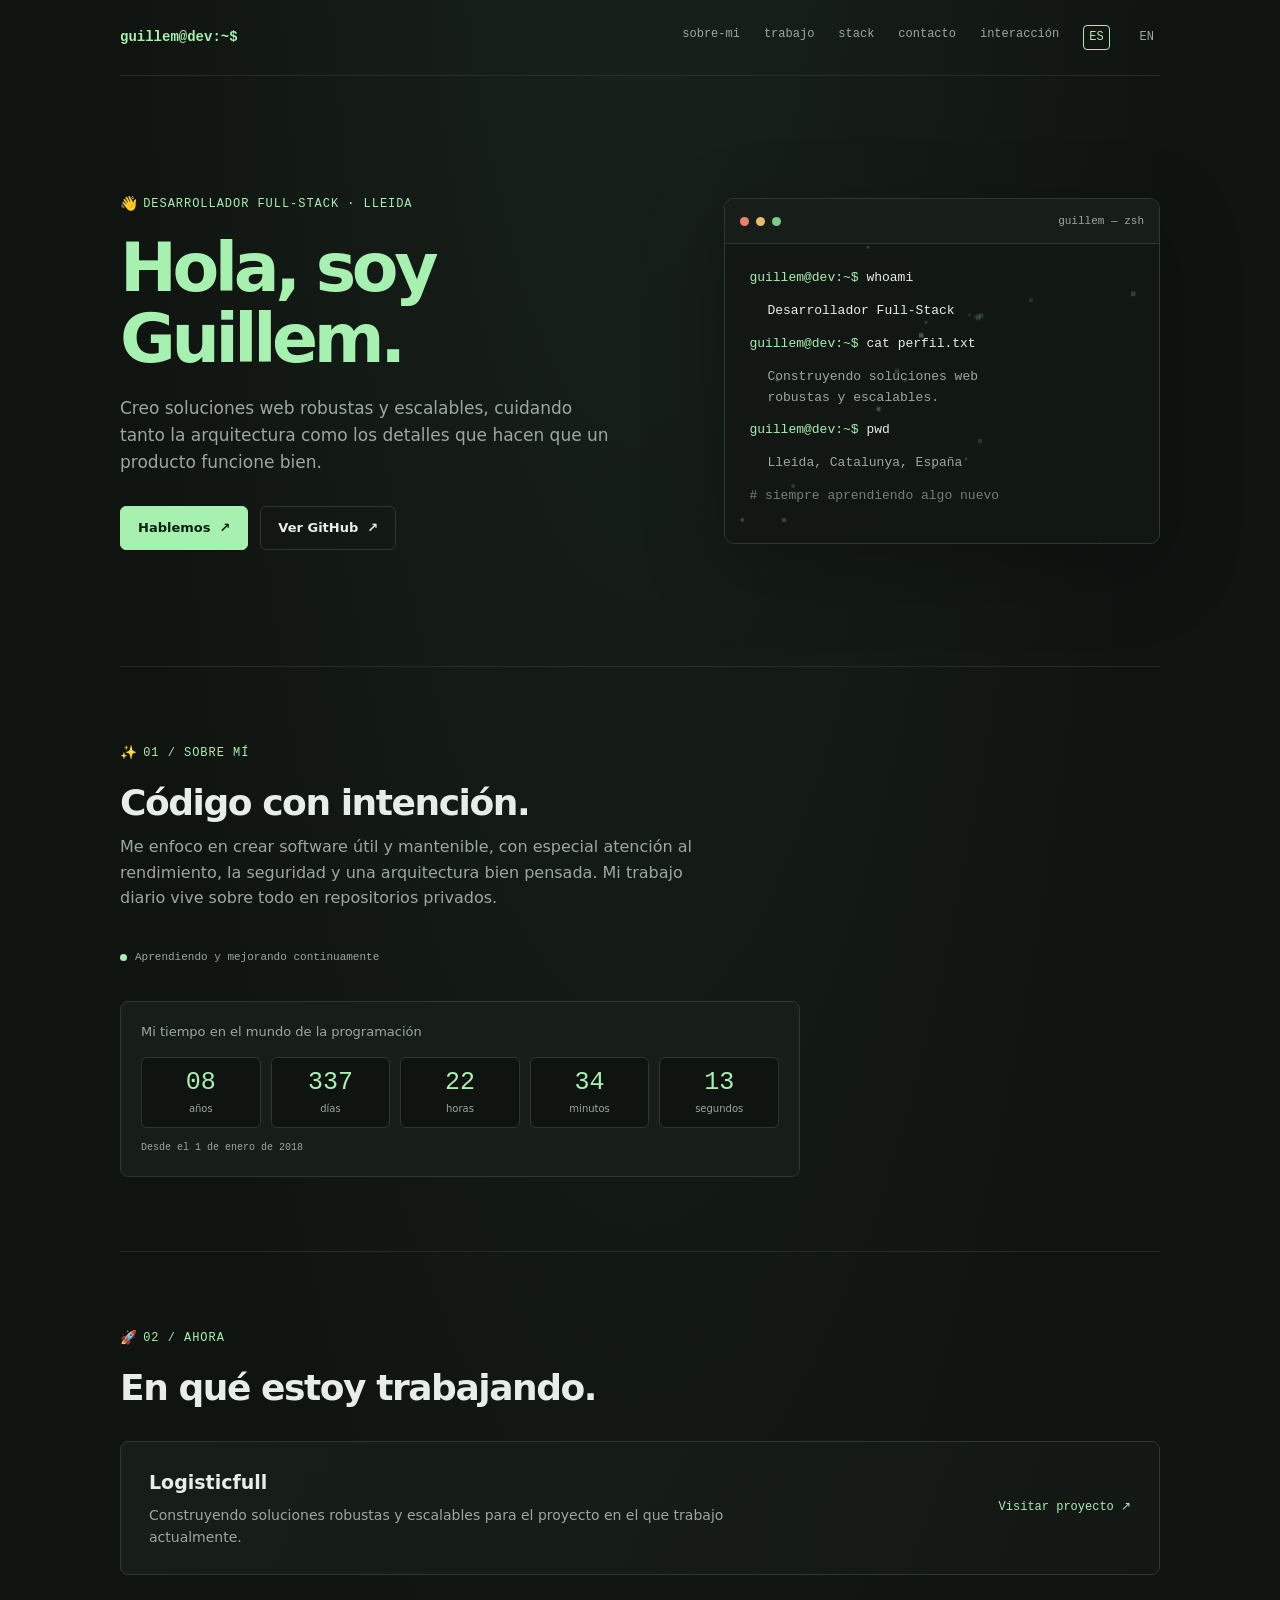
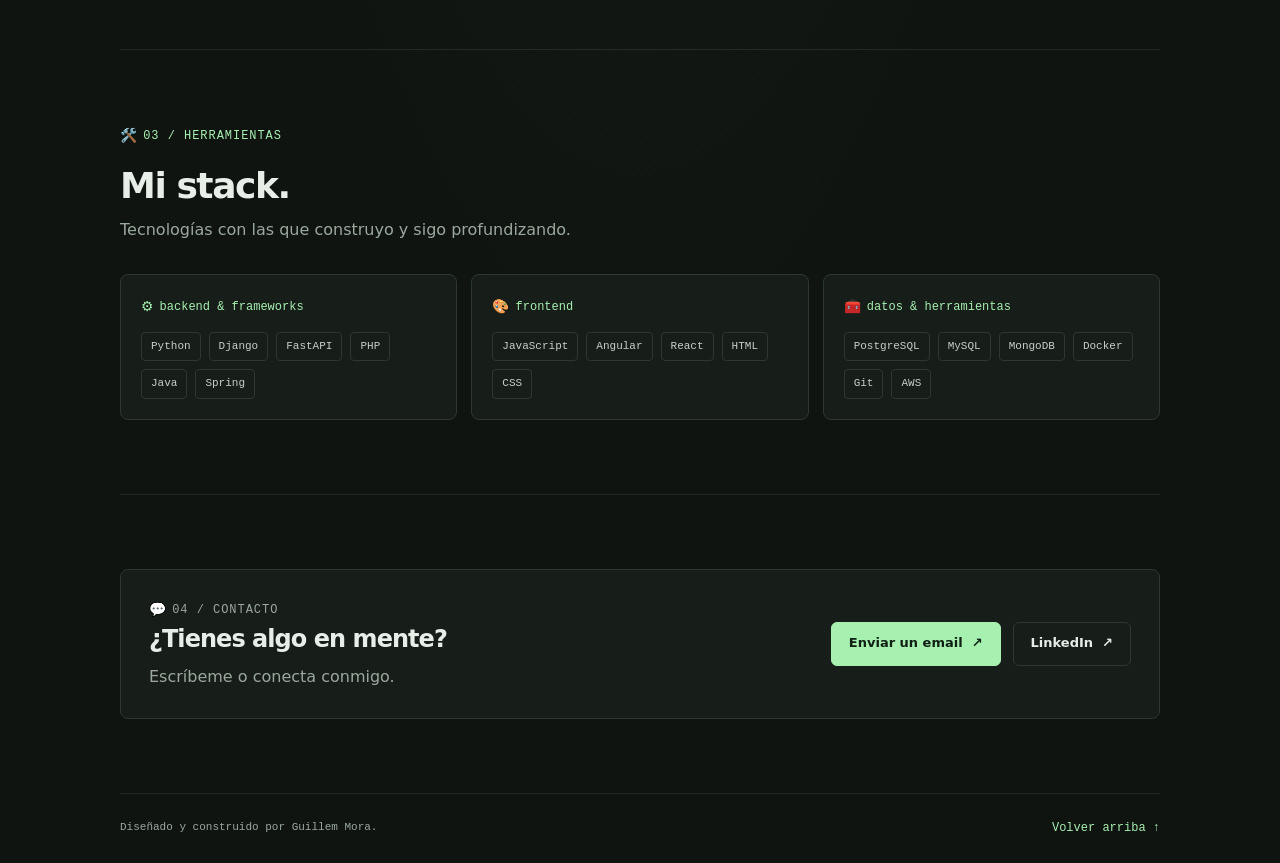
<file: index.html>
<!DOCTYPE html>
<html lang="es">
<head>
    <meta charset="UTF-8">
    <meta name="viewport" content="width=device-width, initial-scale=1">
    <meta name="theme-color" content="#101411">
    <meta name="description" content="Portfolio de Guillem Mora, desarrollador full-stack en Lleida." data-i18n-attr="content:meta.home">
    <title data-i18n="title.home">Guillem Mora — Desarrollador Full-Stack</title>
    <link rel="stylesheet" href="styles.css">
    <script src="assets/i18n.js" defer></script>
    <script src="script.js" defer></script>
</head>
<body>
    <header class="topbar page-shell">
        <a class="brand" href="#inicio">guillem@dev:~$</a>
        <nav class="nav-links" aria-label="Navegación principal" data-i18n-attr="aria-label:nav.label">
            <a href="#sobre-mi" data-i18n="nav.about">sobre-mi</a>
            <a href="#trabajo" data-i18n="nav.work">trabajo</a>
            <a href="#stack" data-i18n="nav.stack">stack</a>
            <a href="#contacto" data-i18n="nav.contact">contacto</a>
            <a href="interaccion.html" data-i18n="nav.interaction">interacción</a>
            <button class="lang-button" type="button" data-language="es" aria-label="Español" data-i18n-attr="aria-label:language.spanish" aria-pressed="true">ES</button>
            <button class="lang-button" type="button" data-language="en" aria-label="Inglés" data-i18n-attr="aria-label:language.english" aria-pressed="false">EN</button>
        </nav>
    </header>

    <main>
        <section class="hero page-shell" id="inicio" aria-labelledby="hero-title">
            <div>
                <p class="eyebrow"><span class="emoji-icon" aria-hidden="true">👋</span><span data-i18n="home.role">Desarrollador full-stack · Lleida</span></p>
                <h1 id="hero-title"><span data-i18n="home.greeting">Hola, soy </span><span>Guillem.</span></h1>
                <p class="hero-copy" data-i18n="home.description">Creo soluciones web robustas y escalables, cuidando tanto la arquitectura como los detalles que hacen que un producto funcione bien.</p>
                <div class="button-row">
                    <a class="button button-primary" href="#contacto"><span data-i18n="home.talk">Hablemos</span> <span aria-hidden="true">↗</span></a>
                    <a class="button" href="https://github.com/bk203esd" target="_blank" rel="noopener noreferrer"><span data-i18n="home.github">Ver GitHub</span> <span aria-hidden="true">↗</span></a>
                </div>
            </div>

            <div class="terminal" aria-label="Presentación en una ventana de terminal" data-i18n-attr="aria-label:home.terminal">
                <div class="terminal-bar" aria-hidden="true">
                    <span class="dot"></span>
                    <span class="dot"></span>
                    <span class="dot"></span>
                    <span class="terminal-label">guillem — zsh</span>
                </div>
                <div class="terminal-body">
                    <canvas class="terminal-rain" aria-hidden="true"></canvas>
                    <p class="terminal-line"><span class="terminal-prompt">guillem@dev:~$</span> whoami</p>
                    <p class="terminal-line terminal-output"><strong data-i18n="home.terminal.role">Desarrollador Full-Stack</strong></p>
                    <p class="terminal-line"><span class="terminal-prompt">guillem@dev:~$</span> <span data-i18n="home.terminal.profileCommand">cat perfil.txt</span></p>
                    <p class="terminal-line terminal-output" data-i18n-html="home.terminal.profile">Construyendo soluciones web<br>robustas y escalables.</p>
                    <p class="terminal-line"><span class="terminal-prompt">guillem@dev:~$</span> pwd</p>
                    <p class="terminal-line terminal-output" data-i18n="home.terminal.location">Lleida, Catalunya, España</p>
                    <p class="terminal-line terminal-comment" data-i18n="home.terminal.comment"># siempre aprendiendo algo nuevo</p>
                </div>
            </div>
        </section>

        <section class="section page-shell" id="sobre-mi" aria-labelledby="about-title">
            <div class="section-heading">
                <p class="section-kicker"><span class="emoji-icon" aria-hidden="true">✨</span><span data-i18n="about.kicker">01 / sobre mí</span></p>
                <h2 id="about-title" data-i18n="about.title">Código con intención.</h2>
                <p data-i18n="about.description">Me enfoco en crear software útil y mantenible, con especial atención al rendimiento, la seguridad y una arquitectura bien pensada. Mi trabajo diario vive sobre todo en repositorios privados.</p>
            </div>
            <p class="status-label" data-i18n="about.status">Aprendiendo y mejorando continuamente</p>
            <div class="experience-card">
                <p class="experience-label" data-i18n="about.experience">Mi tiempo en el mundo de la programación</p>
                <div class="experience-counter" role="timer" aria-label="Tiempo en programación desde el 1 de enero de 2018" data-i18n-attr="aria-label:about.timer">
                    <div class="counter-unit">
                        <span class="counter-value" data-counter="years">00</span>
                        <span class="counter-name" data-i18n="time.years">años</span>
                    </div>
                    <div class="counter-unit">
                        <span class="counter-value" data-counter="days">000</span>
                        <span class="counter-name" data-i18n="time.days">días</span>
                    </div>
                    <div class="counter-unit">
                        <span class="counter-value" data-counter="hours">00</span>
                        <span class="counter-name" data-i18n="time.hours">horas</span>
                    </div>
                    <div class="counter-unit">
                        <span class="counter-value" data-counter="minutes">00</span>
                        <span class="counter-name" data-i18n="time.minutes">minutos</span>
                    </div>
                    <div class="counter-unit">
                        <span class="counter-value" data-counter="seconds">00</span>
                        <span class="counter-name" data-i18n="time.seconds">segundos</span>
                    </div>
                </div>
                <p class="experience-since" data-i18n="about.since">Desde el 1 de enero de 2018</p>
            </div>
        </section>

        <section class="section page-shell" id="trabajo" aria-labelledby="work-title">
            <div class="section-heading">
                <p class="section-kicker"><span class="emoji-icon" aria-hidden="true">🚀</span><span data-i18n="work.kicker">02 / ahora</span></p>
                <h2 id="work-title" data-i18n="work.title">En qué estoy trabajando.</h2>
            </div>
            <article class="work-card">
                <div>
                    <h3>Logisticfull</h3>
                    <p data-i18n="work.description">Construyendo soluciones robustas y escalables para el proyecto en el que trabajo actualmente.</p>
                </div>
                <a class="text-link" href="https://www.logisticfull.com/" target="_blank" rel="noopener noreferrer" data-i18n="work.visit">Visitar proyecto ↗</a>
            </article>
        </section>

        <section class="section page-shell" id="stack" aria-labelledby="stack-title">
            <div class="section-heading">
                <p class="section-kicker"><span class="emoji-icon" aria-hidden="true">🛠️</span><span data-i18n="stack.kicker">03 / herramientas</span></p>
                <h2 id="stack-title" data-i18n="stack.title">Mi stack.</h2>
                <p data-i18n="stack.description">Tecnologías con las que construyo y sigo profundizando.</p>
            </div>
            <div class="stack-grid">
                <article class="stack-card">
                    <h3><span class="emoji-icon" aria-hidden="true">⚙️</span><span data-i18n="stack.backend">backend &amp; frameworks</span></h3>
                    <ul class="tag-list">
                        <li>Python</li>
                        <li>Django</li>
                        <li>FastAPI</li>
                        <li>PHP</li>
                        <li>Java</li>
                        <li>Spring</li>
                    </ul>
                </article>
                <article class="stack-card">
                    <h3><span class="emoji-icon" aria-hidden="true">🎨</span><span data-i18n="stack.frontend">frontend</span></h3>
                    <ul class="tag-list">
                        <li>JavaScript</li>
                        <li>Angular</li>
                        <li>React</li>
                        <li>HTML</li>
                        <li>CSS</li>
                    </ul>
                </article>
                <article class="stack-card">
                    <h3><span class="emoji-icon" aria-hidden="true">🧰</span><span data-i18n="stack.data">datos &amp; herramientas</span></h3>
                    <ul class="tag-list">
                        <li>PostgreSQL</li>
                        <li>MySQL</li>
                        <li>MongoDB</li>
                        <li>Docker</li>
                        <li>Git</li>
                        <li>AWS</li>
                    </ul>
                </article>
            </div>
        </section>

        <section class="section page-shell" id="contacto" aria-labelledby="contact-title">
            <div class="contact-panel">
                <div>
                    <p class="section-kicker"><span class="emoji-icon" aria-hidden="true">💬</span><span data-i18n="contact.kicker">04 / contacto</span></p>
                    <h2 id="contact-title" data-i18n="contact.title">¿Tienes algo en mente?</h2>
                    <p data-i18n="contact.description">Escríbeme o conecta conmigo.</p>
                </div>
                <div class="button-row">
                    <a class="button button-primary" href="mailto:bk203esd@gmail.com"><span data-i18n="contact.email">Enviar un email</span> <span aria-hidden="true">↗</span></a>
                    <a class="button" href="https://www.linkedin.com/in/guillemmorabea/" target="_blank" rel="noopener noreferrer">LinkedIn <span aria-hidden="true">↗</span></a>
                </div>
            </div>
        </section>
    </main>

    <footer class="site-footer page-shell">
        <span data-i18n="footer.credit">Diseñado y construido por Guillem Mora.</span>
        <a class="text-link" href="#inicio" data-i18n="footer.top">Volver arriba ↑</a>
    </footer>
</body>
</html>
</file>
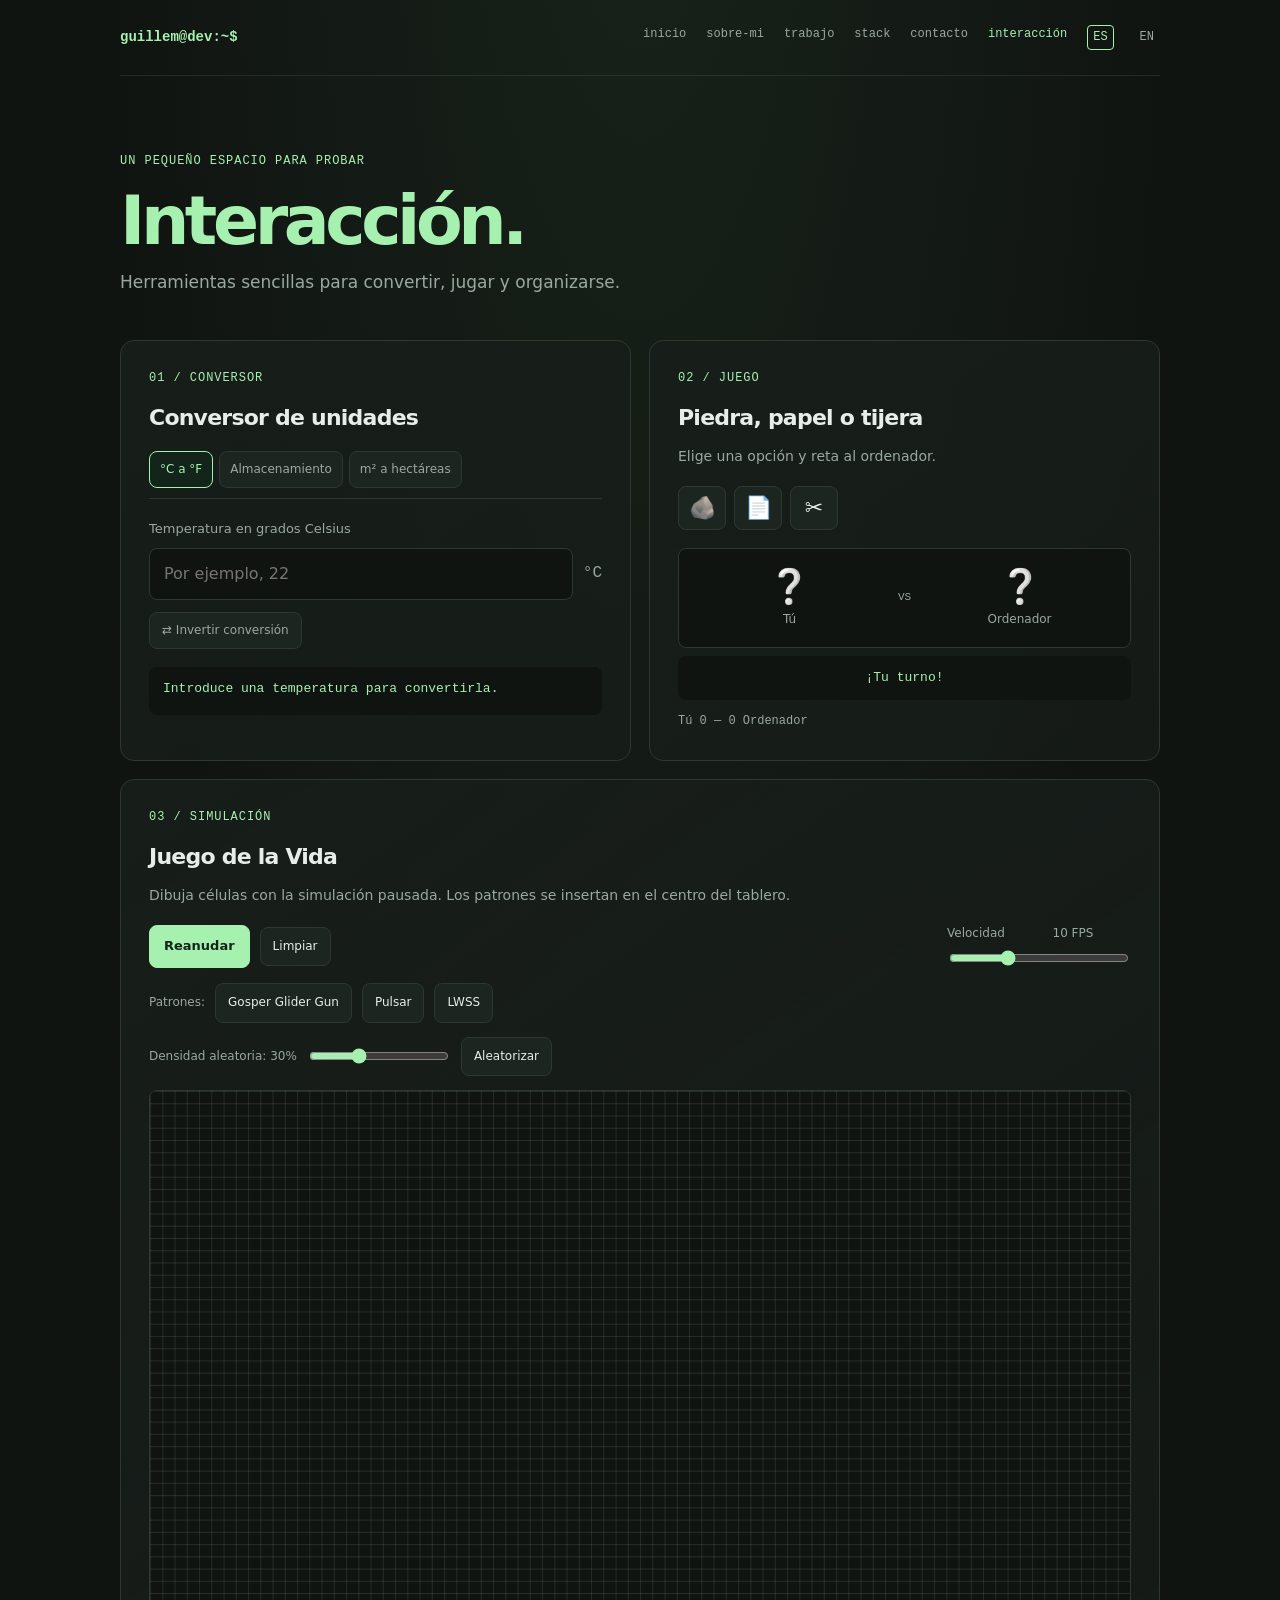
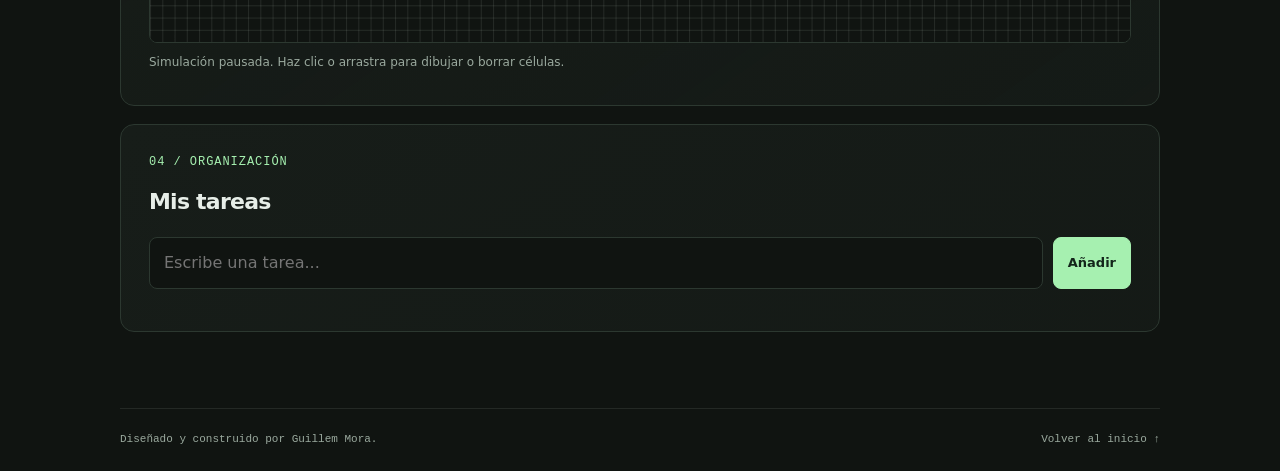
<file: interaccion.html>
<!DOCTYPE html>
<html lang="es">
<head>
    <meta charset="UTF-8">
    <meta name="viewport" content="width=device-width, initial-scale=1">
    <meta name="theme-color" content="#101411">
    <meta name="description" content="Pequeñas herramientas interactivas de Guillem Mora." data-i18n-attr="content:meta.interaction">
    <title data-i18n="title.interaction">Interacción — Guillem Mora</title>
    <link rel="stylesheet" href="interaccion.css">
    <script src="assets/i18n.js" defer></script>
    <script src="interaccion.js" defer></script>
    <script src="game-of-life.js" defer></script>
</head>
<body>
    <header class="topbar page-shell">
        <a class="brand" href="index.html">guillem@dev:~$</a>
        <nav class="nav-links" aria-label="Navegación principal" data-i18n-attr="aria-label:nav.label">
            <a href="index.html" data-i18n="nav.home">inicio</a>
            <a href="index.html#sobre-mi" data-i18n="nav.about">sobre-mi</a>
            <a href="index.html#trabajo" data-i18n="nav.work">trabajo</a>
            <a href="index.html#stack" data-i18n="nav.stack">stack</a>
            <a href="index.html#contacto" data-i18n="nav.contact">contacto</a>
            <a href="interaccion.html" aria-current="page" data-i18n="nav.interaction">interacción</a>
            <button class="lang-button" type="button" data-language="es" aria-label="Español" data-i18n-attr="aria-label:language.spanish" aria-pressed="true">ES</button>
            <button class="lang-button" type="button" data-language="en" aria-label="Inglés" data-i18n-attr="aria-label:language.english" aria-pressed="false">EN</button>
        </nav>
    </header>

    <main class="page-shell">
        <section class="page-heading" aria-labelledby="page-title">
            <p class="eyebrow" data-i18n="interaction.eyebrow">un pequeño espacio para probar</p>
            <h1 id="page-title"><span data-i18n="interaction.title">Interacción</span><span>.</span></h1>
            <p data-i18n="interaction.description">Herramientas sencillas para convertir, jugar y organizarse.</p>
        </section>

        <div class="tool-grid">
            <section class="tool-card" aria-labelledby="converter-title">
                <p class="section-kicker" data-i18n="tool.converter.kicker">01 / conversor</p>
                <h2 id="converter-title" data-i18n="tool.converter.title">Conversor de unidades</h2>
                <div class="converter-tabs" role="tablist" aria-label="Tipo de conversión" data-i18n-attr="aria-label:tool.converter.tabs">
                    <button class="converter-tab" id="tab-temperature" type="button" role="tab" aria-selected="true" aria-controls="panel-temperature" tabindex="0" data-i18n="tool.converter.temperature">°C a °F</button>
                    <button class="converter-tab" id="tab-storage" type="button" role="tab" aria-selected="false" aria-controls="panel-storage" tabindex="-1" data-i18n="tool.converter.storage">Almacenamiento</button>
                    <button class="converter-tab" id="tab-area" type="button" role="tab" aria-selected="false" aria-controls="panel-area" tabindex="-1" data-i18n="tool.converter.area">m² a hectáreas</button>
                </div>
                <div class="converter-panel" id="panel-temperature" role="tabpanel" aria-labelledby="tab-temperature">
                    <label id="temperature-input-label" for="celsius" data-i18n="tool.temperature.label">Temperatura en grados Celsius</label>
                    <div class="input-row">
                        <input id="celsius" name="celsius" type="number" step="any" inputmode="decimal" placeholder="Por ejemplo, 22" data-i18n-attr="placeholder:tool.temperature.placeholder">
                        <span id="temperature-unit" aria-hidden="true">°C</span>
                    </div>
                    <button class="swap-button" id="swap-temperature" type="button" aria-label="Invertir conversión de Celsius a Fahrenheit" data-i18n="tool.swap" data-i18n-attr="aria-label:tool.swap.temperature">⇄ Invertir conversión</button>
                    <p class="result" id="fahrenheit-result" aria-live="polite">Introduce una temperatura para convertirla.</p>
                </div>
                <div class="converter-panel" id="panel-storage" role="tabpanel" aria-labelledby="tab-storage" hidden>
                    <label for="storage-value" data-i18n="tool.storage.amount">Cantidad</label>
                    <input class="full-input" id="storage-value" type="number" min="0" step="any" inputmode="decimal" placeholder="Por ejemplo, 1" data-i18n-attr="placeholder:tool.storage.placeholder">
                    <div class="unit-selectors">
                        <div>
                            <label for="storage-from" data-i18n="tool.from">De</label>
                            <select id="storage-from">
                                <option value="b">Bits (b)</option>
                                <option value="B">Bytes (B)</option>
                                <option value="KB">Kilobytes (KB)</option>
                                <option value="MB">Megabytes (MB)</option>
                                <option value="GB" selected>Gigabytes (GB)</option>
                                <option value="TB">Terabytes (TB)</option>
                            </select>
                        </div>
                        <div>
                            <label for="storage-to" data-i18n="tool.to">A</label>
                            <select id="storage-to">
                                <option value="b">Bits (b)</option>
                                <option value="B">Bytes (B)</option>
                                <option value="KB">Kilobytes (KB)</option>
                                <option value="MB" selected>Megabytes (MB)</option>
                                <option value="GB">Gigabytes (GB)</option>
                                <option value="TB">Terabytes (TB)</option>
                            </select>
                        </div>
                    </div>
                    <p class="result" id="storage-result" aria-live="polite">Introduce una cantidad para convertirla.</p>
                </div>
                <div class="converter-panel" id="panel-area" role="tabpanel" aria-labelledby="tab-area" hidden>
                    <label id="area-input-label" for="square-meters" data-i18n="tool.area.label">Superficie en metros cuadrados</label>
                    <div class="input-row">
                        <input id="square-meters" type="number" min="0" step="any" inputmode="decimal" placeholder="Por ejemplo, 10000" data-i18n-attr="placeholder:tool.area.placeholder">
                        <span id="area-unit" aria-hidden="true">m²</span>
                    </div>
                    <button class="swap-button" id="swap-area" type="button" aria-label="Invertir conversión de metros cuadrados a hectáreas" data-i18n="tool.swap" data-i18n-attr="aria-label:tool.swap.area">⇄ Invertir conversión</button>
                    <p class="result" id="hectares-result" aria-live="polite">Introduce una superficie para convertirla.</p>
                </div>
            </section>

            <section class="tool-card" aria-labelledby="game-title">
                <p class="section-kicker" data-i18n="game.kicker">02 / juego</p>
                <h2 id="game-title" data-i18n="game.title">Piedra, papel o tijera</h2>
                <p class="tool-description" data-i18n="game.description">Elige una opción y reta al ordenador.</p>
                <div class="choice-row" role="group" aria-label="Elige tu jugada" data-i18n-attr="aria-label:game.choose">
                    <button class="choice-button" type="button" data-choice="rock" aria-label="Piedra" title="Piedra" data-i18n-attr="aria-label:game.rock;title:game.rock"><span aria-hidden="true">🪨</span></button>
                    <button class="choice-button" type="button" data-choice="paper" aria-label="Papel" title="Papel" data-i18n-attr="aria-label:game.paper;title:game.paper"><span aria-hidden="true">📄</span></button>
                    <button class="choice-button" type="button" data-choice="scissors" aria-label="Tijera" title="Tijera" data-i18n-attr="aria-label:game.scissors;title:game.scissors"><span aria-hidden="true">✂️</span></button>
                </div>
                <div class="game-display" id="game-result" aria-label="Jugadas" data-i18n-attr="aria-label:game.plays">
                    <div class="game-side">
                        <span class="game-icon" id="player-icon" aria-hidden="true">❔</span>
                        <span data-i18n="game.you">Tú</span>
                    </div>
                    <span class="versus" aria-hidden="true">VS</span>
                    <div class="game-side">
                        <span class="game-icon" id="computer-icon" aria-hidden="true">❔</span>
                        <span data-i18n="game.computer">Ordenador</span>
                    </div>
                </div>
                <p class="result game-outcome" id="game-outcome" aria-live="polite" data-i18n="game.turn">¡Tu turno!</p>
                <p class="score" id="game-score" aria-live="polite">Tú 0 — 0 Ordenador</p>
            </section>

            <section class="tool-card life-card" aria-labelledby="life-title">
                <p class="section-kicker" data-i18n="life.kicker">03 / simulación</p>
                <h2 id="life-title" data-i18n="life.title">Juego de la Vida</h2>
                <p class="tool-description" data-i18n="life.description">Dibuja células con la simulación pausada. Los patrones se insertan en el centro del tablero.</p>
                <div class="life-controls" aria-label="Controles de simulación" data-i18n-attr="aria-label:life.controls">
                    <button class="add-button" id="life-toggle" type="button" aria-pressed="false" data-i18n="life.resume">Reanudar</button>
                    <button class="life-button" id="life-clear" type="button" data-i18n="life.clear">Limpiar</button>
                    <label class="life-range" for="life-speed">
                        <span data-i18n="life.speed">Velocidad</span>
                        <span><output id="life-speed-value" for="life-speed">10</output> FPS</span>
                        <input id="life-speed" type="range" min="1" max="30" value="10">
                    </label>
                </div>
                <div class="life-patterns" aria-label="Patrones predefinidos" data-i18n-attr="aria-label:life.patterns.label">
                    <span data-i18n="life.patterns">Patrones:</span>
                    <button class="life-button" type="button" data-life-pattern="gosper">Gosper Glider Gun</button>
                    <button class="life-button" type="button" data-life-pattern="pulsar">Pulsar</button>
                    <button class="life-button" type="button" data-life-pattern="lwss">LWSS</button>
                </div>
                <div class="life-randomizer">
                    <label for="life-density"><span data-i18n="life.density">Densidad aleatoria:</span> <output id="life-density-value" for="life-density">30</output>%</label>
                    <input id="life-density" type="range" min="5" max="80" value="30">
                    <button class="life-button" id="life-randomize" type="button" data-i18n="life.randomize">Aleatorizar</button>
                </div>
                <canvas class="life-board" id="life-board" width="960" height="540" aria-label="Tablero del Juego de la Vida. Pausa la simulación para dibujar células con el ratón o el tacto." data-i18n-attr="aria-label:life.board"></canvas>
                <p class="life-status" id="life-status" aria-live="polite" data-i18n="life.status.paused">Simulación pausada. Haz clic o arrastra para dibujar o borrar células.</p>
            </section>

            <section class="tool-card task-card" aria-labelledby="tasks-title">
                <p class="section-kicker" data-i18n="tasks.kicker">04 / organización</p>
                <h2 id="tasks-title" data-i18n="tasks.title">Mis tareas</h2>
                <form class="task-form" id="task-form">
                    <label class="visually-hidden" for="task-input" data-i18n="tasks.new">Nueva tarea</label>
                    <input id="task-input" name="task" type="text" maxlength="160" placeholder="Escribe una tarea..." data-i18n-attr="placeholder:tasks.placeholder" required>
                    <button class="add-button" type="submit" data-i18n="tasks.add">Añadir</button>
                </form>
                <p class="task-message" id="task-message" aria-live="polite"></p>
                <ul class="task-list" id="task-list" aria-label="Lista de tareas" data-i18n-attr="aria-label:tasks.list"></ul>
            </section>
        </div>
    </main>

    <footer class="site-footer page-shell">
        <span data-i18n="footer.credit">Diseñado y construido por Guillem Mora.</span>
        <a href="index.html" data-i18n="footer.home">Volver al inicio ↑</a>
    </footer>
</body>
</html>
</file>
<file: styles.css>
:root {
            color-scheme: dark;
            --background: #101411;
            --surface: #171d19;
            --surface-raised: #1d2520;
            --border: #2c3830;
            --text: #e7eee8;
            --muted: #9aa99e;
            --accent: #a6f0b0;
            --accent-dark: #13251a;
            --mono: "SFMono-Regular", Consolas, "Liberation Mono", monospace;
            --sans: Inter, ui-sans-serif, system-ui, -apple-system, BlinkMacSystemFont, "Segoe UI", sans-serif;
        }

        * {
            box-sizing: border-box;
        }

        html {
            scroll-behavior: smooth;
        }

        body {
            min-width: 320px;
            margin: 0;
            background:
                radial-gradient(ellipse at 50% -20%, rgb(83 132 91 / 13%), transparent 60%),
                var(--background);
            color: var(--text);
            font-family: var(--sans);
            line-height: 1.6;
        }

        a {
            color: inherit;
        }

        a:focus-visible {
            outline: 2px solid var(--accent);
            outline-offset: 4px;
        }

        .lang-button:focus-visible {
            outline: 2px solid var(--accent);
            outline-offset: 3px;
        }

        .page-shell {
            width: min(100% - 48px, 1040px);
            margin-inline: auto;
        }

        .topbar {
            display: flex;
            min-height: 76px;
            align-items: center;
            justify-content: space-between;
            gap: 24px;
            border-bottom: 1px solid rgb(154 169 158 / 14%);
        }

        .brand,
        .nav-links,
        .eyebrow,
        .terminal-prompt,
        .terminal-label,
        .section-kicker,
        .status-label,
        .site-footer {
            font-family: var(--mono);
        }

        .brand {
            color: var(--accent);
            font-size: 14px;
            font-weight: 700;
            text-decoration: none;
        }

        .nav-links {
            display: flex;
            flex-wrap: wrap;
            gap: 24px;
            color: var(--muted);
            font-size: 12px;
        }

        .nav-links a {
            text-decoration: none;
            transition: color 160ms ease;
        }

        .lang-button {
            padding: 2px 5px;
            border: 1px solid transparent;
            border-radius: 4px;
            background: transparent;
            color: inherit;
            font: inherit;
            cursor: pointer;
        }

        .lang-button:hover,
        .lang-button[aria-pressed="true"] {
            border-color: var(--accent);
            color: var(--accent);
        }

        .nav-links a:hover,
        .text-link:hover {
            color: var(--accent);
        }

        .hero {
            display: grid;
            min-height: 590px;
            grid-template-columns: 1.1fr 0.9fr;
            align-items: center;
            gap: 72px;
            padding-block: 88px;
        }

        .eyebrow,
        .section-kicker {
            margin: 0 0 18px;
            color: var(--accent);
            font-size: 12px;
            letter-spacing: 0.08em;
            text-transform: uppercase;
        }

        .emoji-icon {
            display: inline-block;
            margin-right: 0.45em;
            font-family: var(--sans);
            font-size: 1.15em;
            letter-spacing: 0;
            text-transform: none;
            vertical-align: -0.08em;
        }

        h1,
        h2,
        h3,
        p {
            margin-top: 0;
        }

        h1 {
            max-width: 560px;
            margin-bottom: 20px;
            font-size: clamp(42px, 7vw, 68px);
            letter-spacing: -0.065em;
            line-height: 1.05;
        }

        h1 span {
            color: var(--accent);
        }

        .hero-copy {
            max-width: 490px;
            margin-bottom: 30px;
            color: var(--muted);
            font-size: 17px;
        }

        .button-row {
            display: flex;
            flex-wrap: wrap;
            gap: 12px;
        }

        .button {
            display: inline-flex;
            min-height: 44px;
            align-items: center;
            justify-content: center;
            gap: 9px;
            padding: 0 17px;
            border: 1px solid var(--border);
            border-radius: 6px;
            font-size: 13px;
            font-weight: 650;
            text-decoration: none;
            transition: border-color 160ms ease, background 160ms ease, transform 160ms ease;
        }

        .button:hover {
            transform: translateY(-2px);
            border-color: var(--accent);
        }

        .button-primary {
            border-color: var(--accent);
            background: var(--accent);
            color: #102015;
        }

        .button-primary:hover {
            background: #c4f7ca;
        }

        .terminal {
            overflow: hidden;
            border: 1px solid var(--border);
            border-radius: 10px;
            background: rgb(18 23 19 / 92%);
            box-shadow: 0 24px 80px rgb(0 0 0 / 25%);
        }

        .terminal-bar {
            display: flex;
            height: 45px;
            align-items: center;
            gap: 7px;
            padding-inline: 15px;
            border-bottom: 1px solid var(--border);
            background: var(--surface);
        }

        .dot {
            width: 9px;
            height: 9px;
            border-radius: 50%;
            background: #526057;
        }

        .dot:first-child {
            background: #ed806d;
        }

        .dot:nth-child(2) {
            background: #e3bd68;
        }

        .dot:nth-child(3) {
            background: #81c98b;
        }

        .terminal-label {
            margin-left: auto;
            color: var(--muted);
            font-size: 11px;
        }

        .terminal-body {
            position: relative;
            min-height: 260px;
            padding: 24px;
            font-family: var(--mono);
            font-size: 13px;
        }

        .terminal-rain {
            position: absolute;
            inset: 0;
            width: 100%;
            height: 100%;
            pointer-events: none;
        }

        .terminal-line {
            position: relative;
            margin-bottom: 12px;
        }

        .terminal-prompt {
            color: var(--accent);
        }

        .terminal-output {
            padding-left: 18px;
            color: var(--muted);
        }

        .terminal-output strong {
            color: var(--text);
            font-weight: 500;
        }

        .terminal-comment {
            color: #718078;
        }

        .section {
            padding-block: 74px;
            border-top: 1px solid rgb(154 169 158 / 14%);
        }

        .section-heading {
            max-width: 600px;
            margin-bottom: 32px;
        }

        .section-heading h2 {
            margin-bottom: 10px;
            font-size: clamp(27px, 4vw, 36px);
            letter-spacing: -0.04em;
            line-height: 1.2;
        }

        .section-heading p:last-child {
            margin-bottom: 0;
            color: var(--muted);
        }

        .work-card {
            display: flex;
            align-items: center;
            justify-content: space-between;
            gap: 24px;
            padding: 25px 28px;
            border: 1px solid var(--border);
            border-radius: 8px;
            background: linear-gradient(110deg, var(--surface), rgb(23 29 25 / 42%));
        }

        .work-card h3 {
            margin-bottom: 6px;
            font-size: 19px;
        }

        .work-card p {
            max-width: 590px;
            margin-bottom: 0;
            color: var(--muted);
            font-size: 14px;
        }

        .text-link {
            flex: 0 0 auto;
            color: var(--accent);
            font-family: var(--mono);
            font-size: 12px;
            text-decoration: none;
        }

        .stack-grid {
            display: grid;
            grid-template-columns: repeat(3, 1fr);
            gap: 14px;
        }

        .stack-card {
            padding: 20px;
            border: 1px solid var(--border);
            border-radius: 8px;
            background: var(--surface);
        }

        .stack-card h3 {
            margin-bottom: 14px;
            color: var(--accent);
            font-family: var(--mono);
            font-size: 12px;
            font-weight: 500;
        }

        .tag-list {
            display: flex;
            flex-wrap: wrap;
            gap: 8px;
            margin: 0;
            padding: 0;
            list-style: none;
        }

        .tag-list li {
            padding: 5px 9px;
            border: 1px solid var(--border);
            border-radius: 4px;
            color: #c6d0c9;
            font-family: var(--mono);
            font-size: 11px;
        }

        .contact-panel {
            display: flex;
            align-items: center;
            justify-content: space-between;
            gap: 24px;
            padding: 28px;
            border: 1px solid var(--border);
            border-radius: 8px;
            background: var(--surface);
        }

        .contact-panel h2 {
            margin-bottom: 6px;
            font-size: 24px;
            letter-spacing: -0.04em;
        }

        .contact-panel p {
            margin-bottom: 0;
            color: var(--muted);
        }

        .site-footer {
            display: flex;
            justify-content: space-between;
            gap: 16px;
            padding-block: 25px;
            border-top: 1px solid rgb(154 169 158 / 14%);
            color: var(--muted);
            font-size: 11px;
        }

        .status-label {
            display: inline-flex;
            align-items: center;
            gap: 8px;
            color: var(--muted);
            font-size: 11px;
        }

        .status-label::before {
            width: 7px;
            height: 7px;
            border-radius: 50%;
            background: var(--accent);
            content: "";
        }

        .experience-card {
            max-width: 680px;
            margin-top: 24px;
            padding: 20px;
            border: 1px solid var(--border);
            border-radius: 8px;
            background: var(--surface);
        }

        .experience-label {
            margin-bottom: 14px;
            color: var(--muted);
            font-size: 13px;
        }

        .experience-counter {
            display: grid;
            grid-template-columns: repeat(5, minmax(0, 1fr));
            gap: 10px;
        }

        .counter-unit {
            display: flex;
            min-width: 0;
            flex-direction: column;
            align-items: center;
            gap: 3px;
            padding: 10px 4px;
            border: 1px solid var(--border);
            border-radius: 6px;
            background: var(--background);
        }

        .counter-value {
            color: var(--accent);
            font-family: var(--mono);
            font-size: clamp(18px, 3vw, 25px);
            font-variant-numeric: tabular-nums;
            line-height: 1.2;
        }

        .counter-name {
            color: var(--muted);
            font-size: 10px;
        }

        .experience-since {
            margin: 12px 0 0;
            color: var(--muted);
            font-family: var(--mono);
            font-size: 10px;
        }

        @media (max-width: 760px) {
            .page-shell {
                width: min(100% - 36px, 560px);
            }

            .hero {
                min-height: auto;
                grid-template-columns: 1fr;
                gap: 42px;
                padding-block: 74px;
            }

            .stack-grid {
                grid-template-columns: 1fr;
            }

            .section {
                padding-block: 58px;
            }
        }

        @media (max-width: 480px) {
            .page-shell {
                width: min(100% - 32px, 420px);
            }

            .topbar {
                min-height: 68px;
                align-items: flex-start;
                flex-direction: column;
                justify-content: center;
                gap: 5px;
                padding-block: 10px;
            }

            .nav-links {
                gap: 16px;
                font-size: 11px;
            }

            .hero {
                padding-block: 60px;
            }

            .hero-copy {
                font-size: 15px;
            }

            .terminal-body {
                min-height: 0;
                padding: 19px;
                font-size: 11px;
            }

            .work-card,
            .contact-panel {
                align-items: flex-start;
                flex-direction: column;
                padding: 21px;
            }

            .site-footer {
                flex-direction: column;
            }
        }

        @media (prefers-reduced-motion: reduce) {
            html {
                scroll-behavior: auto;
            }

            *,
            *::before,
            *::after {
                transition-duration: 0.01ms !important;
            }
        }
</file>
<file: interaccion.css>
:root {
    color-scheme: dark;
    --background: #101411;
    --surface: #171d19;
    --surface-raised: #1d2520;
    --border: #2c3830;
    --text: #e7eee8;
    --muted: #9aa99e;
    --accent: #a6f0b0;
    --accent-dark: #13251a;
    --mono: "SFMono-Regular", Consolas, "Liberation Mono", monospace;
    --sans: Inter, ui-sans-serif, system-ui, -apple-system, BlinkMacSystemFont, "Segoe UI", sans-serif;
}

* {
    box-sizing: border-box;
}

body {
    min-width: 320px;
    min-height: 100vh;
    margin: 0;
    background:
        radial-gradient(ellipse at 50% -20%, rgb(83 132 91 / 13%), transparent 60%),
        var(--background);
    color: var(--text);
    font-family: var(--sans);
    line-height: 1.6;
}

a {
    color: inherit;
}

a:focus-visible,
button:focus-visible,
input:focus-visible,
canvas:focus-visible {
    outline: 2px solid var(--accent);
    outline-offset: 3px;
}

.page-shell {
    width: min(100% - 48px, 1040px);
    margin-inline: auto;
}

.topbar {
    display: flex;
    min-height: 76px;
    align-items: center;
    justify-content: space-between;
    gap: 24px;
    border-bottom: 1px solid rgb(154 169 158 / 14%);
}

.brand,
.nav-links,
.eyebrow,
.section-kicker,
.site-footer {
    font-family: var(--mono);
}

.brand {
    color: var(--accent);
    font-size: 14px;
    font-weight: 700;
    text-decoration: none;
}

.nav-links {
    display: flex;
    flex-wrap: wrap;
    gap: 20px;
    color: var(--muted);
    font-size: 12px;
}

.nav-links a,
.site-footer a {
    text-decoration: none;
    transition: color 160ms ease;
}

.lang-button {
    padding: 2px 5px;
    border: 1px solid transparent;
    border-radius: 4px;
    background: transparent;
    color: inherit;
    font: inherit;
    cursor: pointer;
}

.lang-button:hover,
.lang-button[aria-pressed="true"] {
    border-color: var(--accent);
    color: var(--accent);
}

.nav-links a:hover,
.nav-links a[aria-current="page"],
.site-footer a:hover {
    color: var(--accent);
}

.page-heading {
    padding-block: 76px 44px;
}

.eyebrow,
.section-kicker {
    color: var(--accent);
    font-size: 12px;
    letter-spacing: 0.08em;
    text-transform: uppercase;
}

.page-heading .eyebrow {
    margin: 0 0 14px;
}

h1,
h2,
p {
    margin-top: 0;
}

h1 {
    margin-bottom: 12px;
    font-size: clamp(42px, 7vw, 68px);
    letter-spacing: -0.065em;
    line-height: 1.05;
}

h1 span {
    color: var(--accent);
}

.page-heading > p:last-child,
.tool-description {
    color: var(--muted);
}

.page-heading > p:last-child {
    margin-bottom: 0;
    font-size: 17px;
}

.tool-grid {
    display: grid;
    grid-template-columns: repeat(2, minmax(0, 1fr));
    gap: 18px;
    padding-bottom: 76px;
}

.tool-card {
    min-width: 0;
    padding: 28px;
    border: 1px solid var(--border);
    border-radius: 14px;
    background: linear-gradient(145deg, var(--surface), rgb(23 29 25 / 65%));
}

.section-kicker {
    margin-bottom: 12px;
}

.tool-card h2 {
    margin-bottom: 22px;
    font-size: 22px;
    letter-spacing: -0.035em;
}

.tool-card label {
    display: block;
    margin-bottom: 8px;
    color: var(--muted);
    font-size: 13px;
}

.input-row,
.task-form {
    display: flex;
    align-items: stretch;
    gap: 10px;
}

input,
select {
    min-width: 0;
    padding: 12px 14px;
    border: 1px solid var(--border);
    border-radius: 8px;
    background: var(--background);
    color: var(--text);
    font: inherit;
}

select {
    width: 100%;
}

.input-row input {
    flex: 1;
}

.input-row > span {
    align-self: center;
    color: var(--muted);
    font-family: var(--mono);
}

.result {
    min-height: 48px;
    margin: 18px 0 0;
    padding: 12px 14px;
    border-radius: 8px;
    background: var(--background);
    color: var(--accent);
    font-family: var(--mono);
    font-size: 13px;
}

.converter-tabs {
    display: flex;
    flex-wrap: wrap;
    gap: 6px;
    margin: -6px 0 20px;
    padding-bottom: 10px;
    border-bottom: 1px solid var(--border);
}

.converter-tab {
    padding: 8px 10px;
    color: var(--muted);
    font-size: 12px;
}

.converter-tab[aria-selected="true"] {
    border-color: var(--accent);
    background: var(--accent-dark);
    color: var(--accent);
}

.converter-panel[hidden] {
    display: none;
}

.converter-panel label {
    margin-top: 2px;
}

.swap-button {
    margin-top: 12px;
    padding: 8px 12px;
    color: var(--muted);
    font-size: 12px;
}

.swap-button:hover {
    color: var(--accent);
}

.full-input {
    width: 100%;
}

.unit-selectors {
    display: grid;
    grid-template-columns: repeat(2, minmax(0, 1fr));
    gap: 10px;
    margin-top: 14px;
}

.unit-selectors label {
    margin-top: 0;
}

.tool-description {
    margin: -12px 0 18px;
    font-size: 14px;
}

.choice-row {
    display: flex;
    flex-wrap: wrap;
    gap: 8px;
}

button {
    border: 1px solid var(--border);
    border-radius: 8px;
    background: var(--surface-raised);
    color: var(--text);
    font: inherit;
    cursor: pointer;
    transition: border-color 160ms ease, background 160ms ease, transform 160ms ease;
}

button:hover {
    transform: translateY(-1px);
    border-color: var(--accent);
}

.choice-button,
.add-button {
    padding: 10px 14px;
    font-size: 13px;
}

.choice-button {
    display: inline-flex;
    width: 48px;
    height: 44px;
    align-items: center;
    justify-content: center;
    padding: 0;
    font-size: 22px;
    line-height: 1;
}

.choice-button span {
    display: block;
    line-height: 1;
}

.game-display {
    display: grid;
    min-height: 100px;
    grid-template-columns: 1fr auto 1fr;
    align-items: center;
    gap: 12px;
    margin-top: 18px;
    padding: 14px;
    border: 1px solid var(--border);
    border-radius: 8px;
    background: var(--background);
}

.game-side {
    display: grid;
    justify-items: center;
    gap: 4px;
    color: var(--muted);
    font-size: 12px;
}

.game-icon {
    font-size: 34px;
    line-height: 1.2;
}

.versus {
    color: var(--muted);
    font-family: var(--mono);
    font-size: 11px;
}

.game-outcome {
    min-height: 0;
    margin-top: 8px;
    text-align: center;
}

.score {
    margin: 12px 0 0;
    color: var(--muted);
    font-family: var(--mono);
    font-size: 12px;
}

.task-card {
    grid-column: 1 / -1;
}

.life-card {
    grid-column: 1 / -1;
}

.life-controls,
.life-patterns,
.life-randomizer {
    display: flex;
    align-items: center;
    flex-wrap: wrap;
    gap: 10px;
}

.life-controls,
.life-patterns {
    margin-bottom: 14px;
}

.life-button {
    padding: 9px 12px;
    font-size: 12px;
}

.life-range {
    display: grid !important;
    grid-template-columns: auto auto;
    align-items: center;
    gap: 4px 10px;
    margin: 0 0 0 auto !important;
    color: var(--muted);
    font-size: 12px !important;
}

.life-range input {
    grid-column: 1 / -1;
    width: 180px;
    padding: 0;
    accent-color: var(--accent);
}

.life-patterns > span {
    color: var(--muted);
    font-size: 12px;
}

.life-randomizer {
    margin-bottom: 14px;
}

.life-randomizer label {
    margin: 0;
    color: var(--muted);
    font-size: 12px;
}

.life-randomizer input {
    width: 140px;
    padding: 0;
    accent-color: var(--accent);
}

.life-board {
    display: block;
    width: 100%;
    height: auto;
    border: 1px solid var(--border);
    border-radius: 8px;
    background: var(--background);
    touch-action: none;
}

.life-status {
    min-height: 24px;
    margin: 10px 0 0;
    color: var(--muted);
    font-size: 12px;
}

.task-card h2 {
    margin-bottom: 18px;
}

.task-form input {
    flex: 1;
}

.add-button {
    border-color: var(--accent);
    background: var(--accent);
    color: var(--accent-dark);
    font-weight: 700;
}

.task-message {
    min-height: 22px;
    margin: 8px 0 0;
    color: var(--muted);
    font-size: 12px;
}

.task-message:empty {
    display: none;
}

.task-list {
    display: grid;
    gap: 8px;
    margin: 14px 0 0;
    padding: 0;
    list-style: none;
}

.task-item {
    display: flex;
    align-items: center;
    gap: 12px;
    padding: 12px 14px;
    border: 1px solid var(--border);
    border-radius: 8px;
    background: var(--surface-raised);
}

.task-item label {
    flex: 1;
    margin: 0;
    color: var(--text);
    overflow-wrap: anywhere;
    cursor: pointer;
}

.task-item input {
    accent-color: var(--accent);
}

.task-item.is-complete label {
    color: var(--muted);
    text-decoration: line-through;
}

.delete-button {
    padding: 6px 10px;
    color: var(--muted);
    font-size: 12px;
}

.site-footer {
    display: flex;
    justify-content: space-between;
    gap: 16px;
    padding-block: 22px;
    border-top: 1px solid rgb(154 169 158 / 14%);
    color: var(--muted);
    font-size: 11px;
}

.visually-hidden {
    position: absolute;
    width: 1px;
    height: 1px;
    padding: 0;
    overflow: hidden;
    clip: rect(0, 0, 0, 0);
    white-space: nowrap;
    border: 0;
}

@media (max-width: 680px) {
    .page-shell {
        width: min(100% - 32px, 1040px);
    }

    .topbar {
        align-items: flex-start;
        flex-direction: column;
        justify-content: center;
        gap: 10px;
        padding-block: 16px;
    }

    .nav-links {
        gap: 10px 16px;
    }

    .page-heading {
        padding-block: 54px 32px;
    }

    .tool-grid {
        grid-template-columns: 1fr;
        padding-bottom: 54px;
    }

    .task-card {
        grid-column: auto;
    }

    .life-card {
        grid-column: auto;
    }

    .life-range {
        margin-left: 0 !important;
    }

    .life-range input {
        width: min(180px, 70vw);
    }
}

@media (max-width: 420px) {
    .tool-card {
        padding: 22px;
    }

    .site-footer {
        flex-direction: column;
    }
}
</file>
